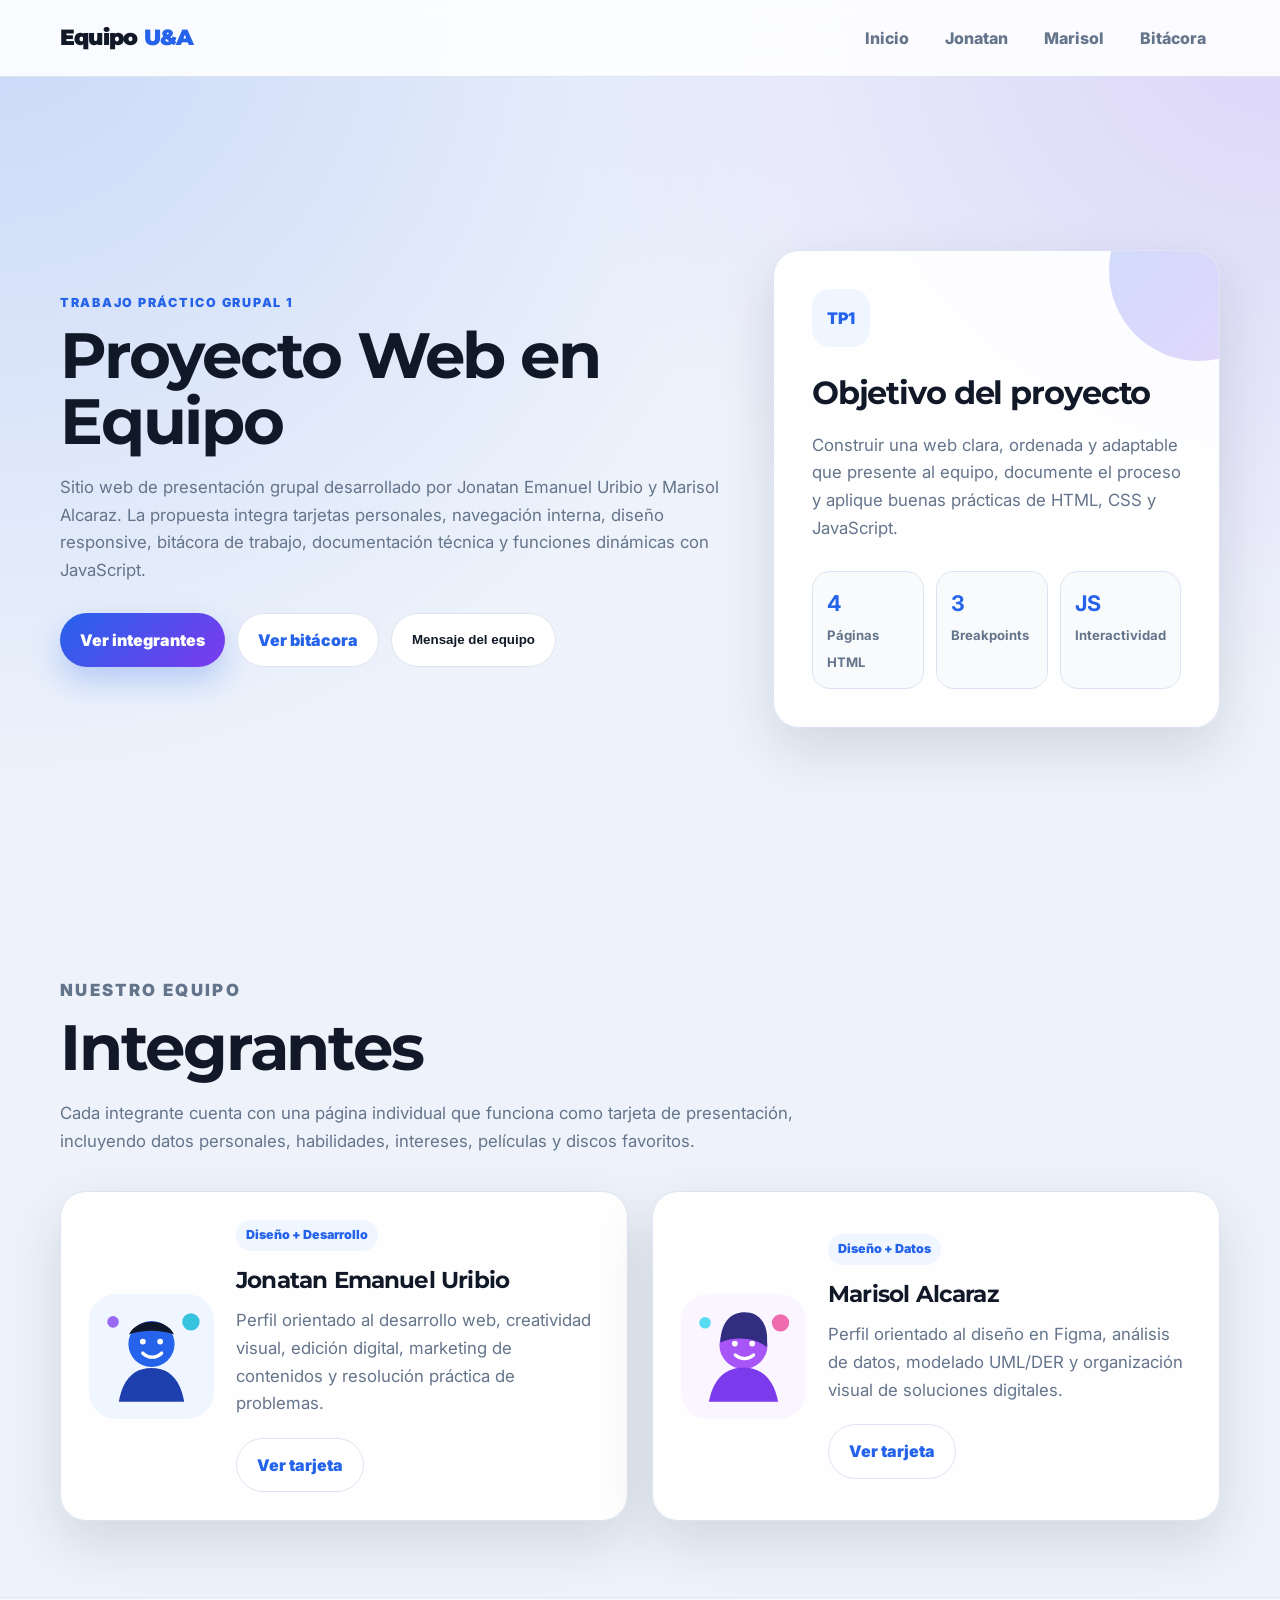
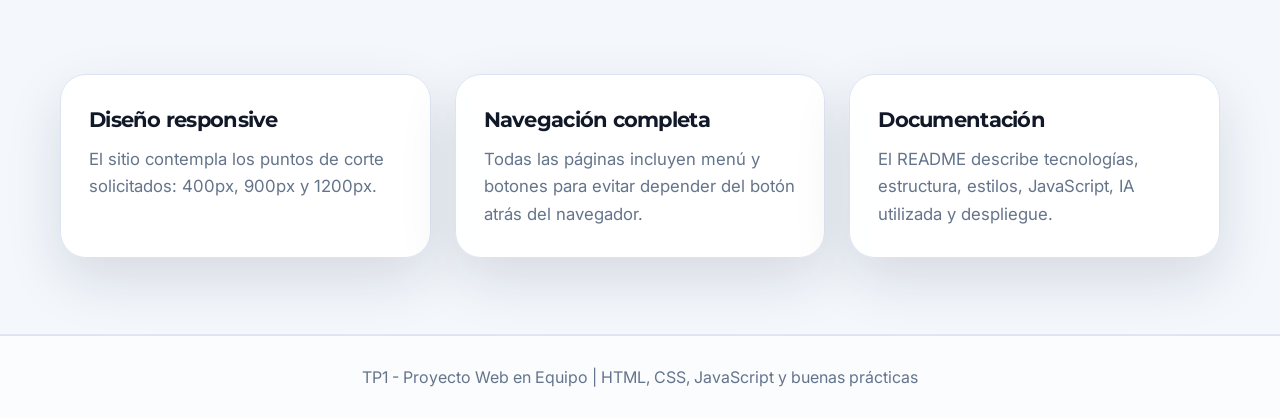
<file: index.html>
<!DOCTYPE html>
<html lang="es">
<head>
  <meta charset="UTF-8" />
  <meta name="viewport" content="width=device-width, initial-scale=1.0" />
  <title>TP1 - Proyecto Web en Equipo</title>
  <link rel="preconnect" href="https://fonts.googleapis.com">
  <link rel="preconnect" href="https://fonts.gstatic.com" crossorigin>
  <link href="https://fonts.googleapis.com/css2?family=Montserrat:wght@500;600;700;800;900&family=Inter:wght@400;500;600;700&display=swap" rel="stylesheet">
  <link rel="stylesheet" href="css/styles.css" />
</head>
<body>
  <header class="site-header">
    <nav class="navbar container">
      <a class="logo" href="index.html">Equipo <span>U&A</span></a>
      <button class="menu-toggle" id="menuToggle" aria-label="Abrir menú">☰</button>
      <ul class="nav-links" id="navLinks">
        <li><a href="index.html">Inicio</a></li>
        <li><a href="integrante-1.html">Jonatan</a></li>
        <li><a href="integrante-2.html">Marisol</a></li>
        <li><a href="bitacora.html">Bitácora</a></li>
      </ul>
    </nav>
  </header>

  <main>
    <section class="hero container">
      <div class="hero-content reveal">
        <p class="eyebrow">Trabajo Práctico Grupal 1</p>
        <h1>Proyecto Web en Equipo</h1>
        <p class="hero-text">
          Sitio web de presentación grupal desarrollado por Jonatan Emanuel Uribio y Marisol Alcaraz.
          La propuesta integra tarjetas personales, navegación interna, diseño responsive, bitácora de trabajo,
          documentación técnica y funciones dinámicas con JavaScript.
        </p>
        <div class="hero-actions">
          <a class="btn btn-primary" href="#integrantes">Ver integrantes</a>
          <a class="btn btn-secondary" href="bitacora.html">Ver bitácora</a>
          <button class="btn btn-ghost" id="mensajeBtn">Mensaje del equipo</button>
        </div>
        <p class="dynamic-message" id="mensajeEquipo"></p>
      </div>

      <aside class="hero-panel reveal delay-1">
        <span class="panel-number">TP1</span>
        <h2>Objetivo del proyecto</h2>
        <p>
          Construir una web clara, ordenada y adaptable que presente al equipo, documente el proceso
          y aplique buenas prácticas de HTML, CSS y JavaScript.
        </p>
        <div class="mini-stats">
          <div><strong>4</strong><span>Páginas HTML</span></div>
          <div><strong>3</strong><span>Breakpoints</span></div>
          <div><strong>JS</strong><span>Interactividad</span></div>
        </div>
      </aside>
    </section>

    <section class="section container" id="integrantes">
      <div class="section-heading reveal">
        <p class="eyebrow">Nuestro equipo</p>
        <h2>Integrantes</h2>
        <p>
          Cada integrante cuenta con una página individual que funciona como tarjeta de presentación,
          incluyendo datos personales, habilidades, intereses, películas y discos favoritos.
        </p>
      </div>

      <div class="team-grid">
        <article class="member-preview reveal">
          <img src="img/avatar-jonatan.svg" alt="Avatar de Jonatan Emanuel Uribio">
          <div class="member-content">
            <p class="tag">Diseño + Desarrollo</p>
            <h3>Jonatan Emanuel Uribio</h3>
            <p>
              Perfil orientado al desarrollo web, creatividad visual, edición digital,
              marketing de contenidos y resolución práctica de problemas.
            </p>
            <a class="btn btn-small" href="integrante-1.html">Ver tarjeta</a>
          </div>
        </article>

        <article class="member-preview reveal delay-1">
          <img src="img/avatar-marisol.svg" alt="Avatar de Marisol Alcaraz">
          <div class="member-content">
            <p class="tag">Diseño + Datos</p>
            <h3>Marisol Alcaraz</h3>
            <p>
              Perfil orientado al diseño en Figma, análisis de datos, modelado UML/DER
              y organización visual de soluciones digitales.
            </p>
            <a class="btn btn-small" href="integrante-2.html">Ver tarjeta</a>
          </div>
        </article>
      </div>
    </section>

    <section class="section section-alt">
      <div class="container features-grid">
        <article class="feature-card reveal">
          <h3>Diseño responsive</h3>
          <p>El sitio contempla los puntos de corte solicitados: 400px, 900px y 1200px.</p>
        </article>
        <article class="feature-card reveal delay-1">
          <h3>Navegación completa</h3>
          <p>Todas las páginas incluyen menú y botones para evitar depender del botón atrás del navegador.</p>
        </article>
        <article class="feature-card reveal delay-2">
          <h3>Documentación</h3>
          <p>El README describe tecnologías, estructura, estilos, JavaScript, IA utilizada y despliegue.</p>
        </article>
      </div>
    </section>
  </main>

  <footer class="footer">
    <p>TP1 - Proyecto Web en Equipo | HTML, CSS, JavaScript y buenas prácticas</p>
  </footer>

  <script src="js/main.js"></script>
</body>
</html>
</file>
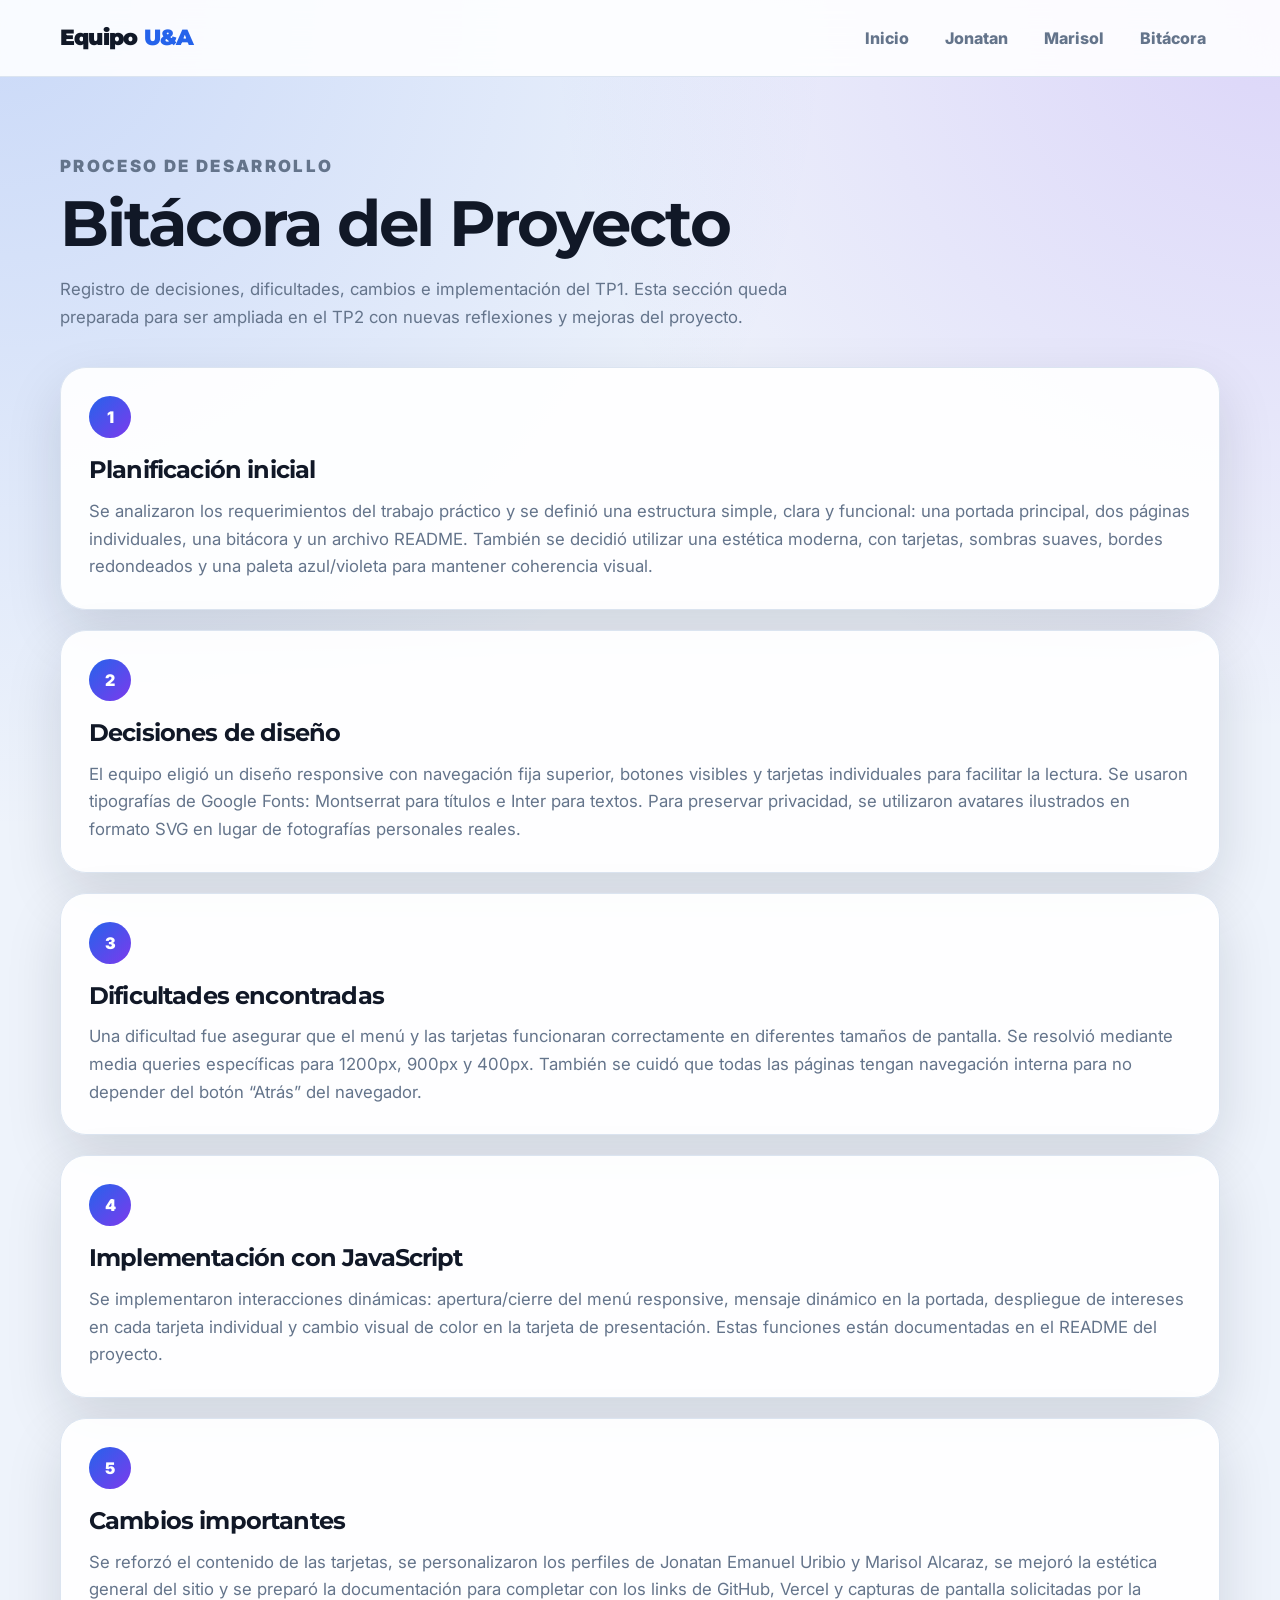
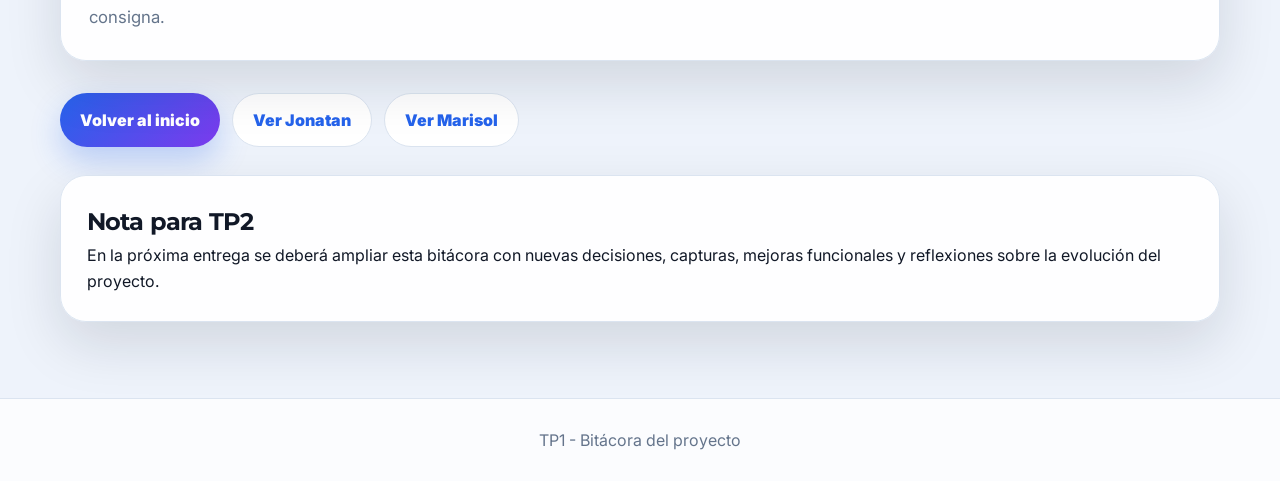
<file: bitacora.html>
<!DOCTYPE html>
<html lang="es">
<head>
  <meta charset="UTF-8" />
  <meta name="viewport" content="width=device-width, initial-scale=1.0" />
  <title>Bitácora del Proyecto</title>
  <link rel="preconnect" href="https://fonts.googleapis.com">
  <link rel="preconnect" href="https://fonts.gstatic.com" crossorigin>
  <link href="https://fonts.googleapis.com/css2?family=Montserrat:wght@500;600;700;800;900&family=Inter:wght@400;500;600;700&display=swap" rel="stylesheet">
  <link rel="stylesheet" href="css/styles.css" />
</head>
<body>
  <header class="site-header">
    <nav class="navbar container">
      <a class="logo" href="index.html">Equipo <span>U&A</span></a>
      <button class="menu-toggle" id="menuToggle" aria-label="Abrir menú">☰</button>
      <ul class="nav-links" id="navLinks">
        <li><a href="index.html">Inicio</a></li>
        <li><a href="integrante-1.html">Jonatan</a></li>
        <li><a href="integrante-2.html">Marisol</a></li>
        <li><a href="bitacora.html">Bitácora</a></li>
      </ul>
    </nav>
  </header>

  <main class="section container">
    <div class="section-heading reveal">
      <p class="eyebrow">Proceso de desarrollo</p>
      <h1>Bitácora del Proyecto</h1>
      <p>
        Registro de decisiones, dificultades, cambios e implementación del TP1. Esta sección queda preparada
        para ser ampliada en el TP2 con nuevas reflexiones y mejoras del proyecto.
      </p>
    </div>

    <section class="timeline">
      <article class="timeline-item reveal">
        <span>1</span>
        <h2>Planificación inicial</h2>
        <p>
          Se analizaron los requerimientos del trabajo práctico y se definió una estructura simple,
          clara y funcional: una portada principal, dos páginas individuales, una bitácora y un archivo README.
          También se decidió utilizar una estética moderna, con tarjetas, sombras suaves, bordes redondeados
          y una paleta azul/violeta para mantener coherencia visual.
        </p>
      </article>

      <article class="timeline-item reveal delay-1">
        <span>2</span>
        <h2>Decisiones de diseño</h2>
        <p>
          El equipo eligió un diseño responsive con navegación fija superior, botones visibles y tarjetas
          individuales para facilitar la lectura. Se usaron tipografías de Google Fonts: Montserrat para títulos
          e Inter para textos. Para preservar privacidad, se utilizaron avatares ilustrados en formato SVG en lugar
          de fotografías personales reales.
        </p>
      </article>

      <article class="timeline-item reveal delay-1">
        <span>3</span>
        <h2>Dificultades encontradas</h2>
        <p>
          Una dificultad fue asegurar que el menú y las tarjetas funcionaran correctamente en diferentes tamaños
          de pantalla. Se resolvió mediante media queries específicas para 1200px, 900px y 400px. También se cuidó
          que todas las páginas tengan navegación interna para no depender del botón “Atrás” del navegador.
        </p>
      </article>

      <article class="timeline-item reveal delay-2">
        <span>4</span>
        <h2>Implementación con JavaScript</h2>
        <p>
          Se implementaron interacciones dinámicas: apertura/cierre del menú responsive, mensaje dinámico en la portada,
          despliegue de intereses en cada tarjeta individual y cambio visual de color en la tarjeta de presentación.
          Estas funciones están documentadas en el README del proyecto.
        </p>
      </article>

      <article class="timeline-item reveal delay-2">
        <span>5</span>
        <h2>Cambios importantes</h2>
        <p>
          Se reforzó el contenido de las tarjetas, se personalizaron los perfiles de Jonatan Emanuel Uribio y Marisol Alcaraz,
          se mejoró la estética general del sitio y se preparó la documentación para completar con los links de GitHub,
          Vercel y capturas de pantalla solicitadas por la consigna.
        </p>
      </article>
    </section>

    <div class="bitacora-actions">
      <a class="btn btn-primary" href="index.html">Volver al inicio</a>
      <a class="btn btn-secondary" href="integrante-1.html">Ver Jonatan</a>
      <a class="btn btn-secondary" href="integrante-2.html">Ver Marisol</a>
    </div>

    <aside class="readme-note reveal">
      <h2>Nota para TP2</h2>
      <p>
        En la próxima entrega se deberá ampliar esta bitácora con nuevas decisiones, capturas, mejoras funcionales
        y reflexiones sobre la evolución del proyecto.
      </p>
    </aside>
  </main>

  <footer class="footer"><p>TP1 - Bitácora del proyecto</p></footer>
  <script src="js/main.js"></script>
</body>
</html>
</file>
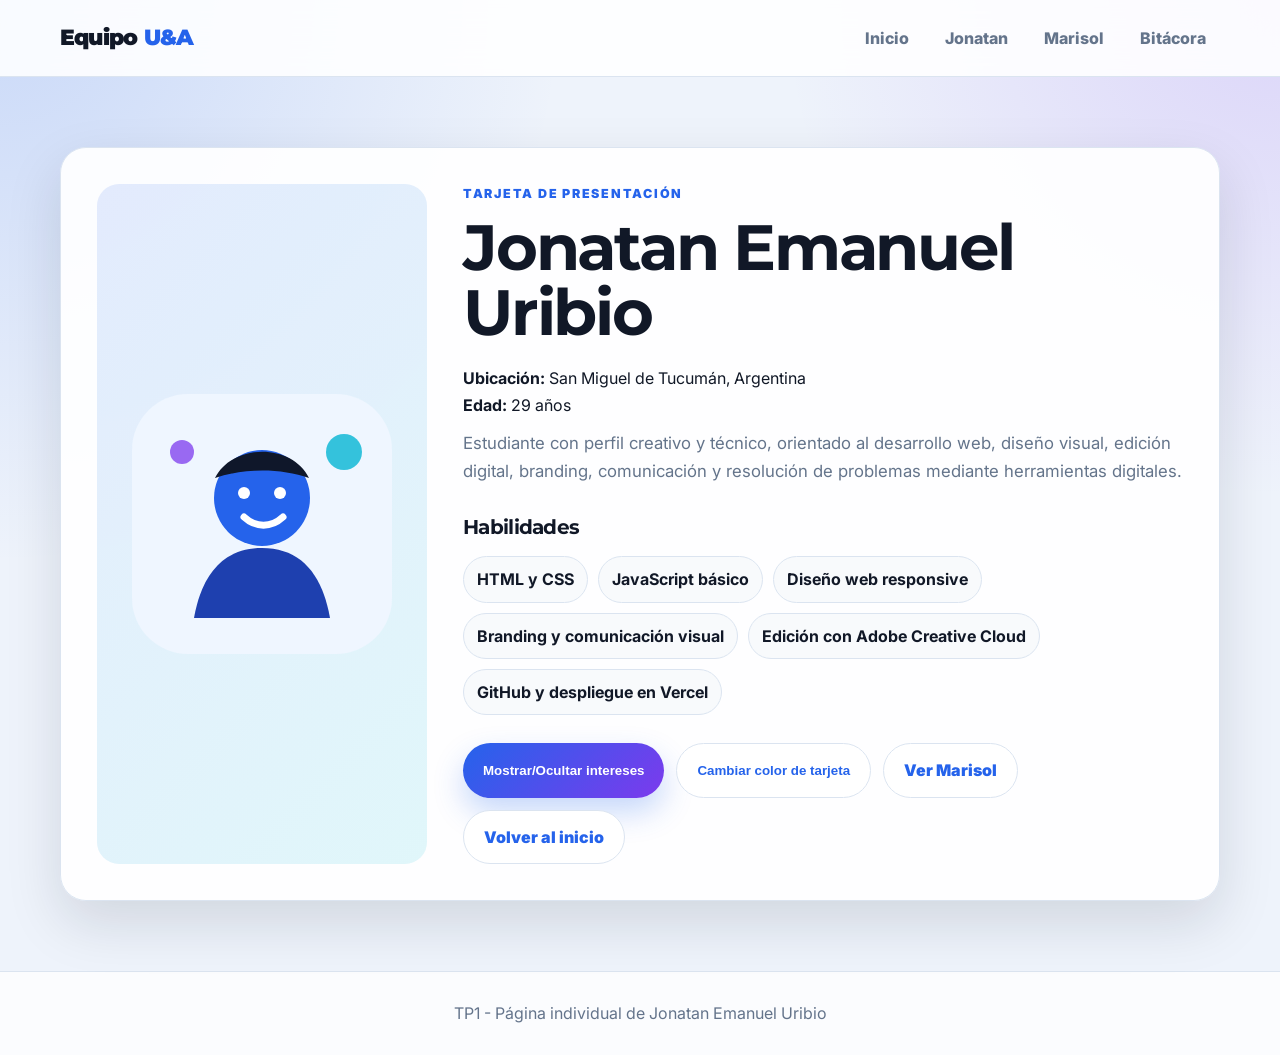
<file: integrante-1.html>
<!DOCTYPE html>
<html lang="es">
<head>
  <meta charset="UTF-8" />
  <meta name="viewport" content="width=device-width, initial-scale=1.0" />
  <title>Jonatan Emanuel Uribio</title>
  <link rel="preconnect" href="https://fonts.googleapis.com">
  <link rel="preconnect" href="https://fonts.gstatic.com" crossorigin>
  <link href="https://fonts.googleapis.com/css2?family=Montserrat:wght@500;600;700;800;900&family=Inter:wght@400;500;600;700&display=swap" rel="stylesheet">
  <link rel="stylesheet" href="css/styles.css" />
</head>
<body>
  <header class="site-header">
    <nav class="navbar container">
      <a class="logo" href="index.html">Equipo <span>U&A</span></a>
      <button class="menu-toggle" id="menuToggle" aria-label="Abrir menú">☰</button>
      <ul class="nav-links" id="navLinks">
        <li><a href="index.html">Inicio</a></li>
        <li><a href="integrante-1.html">Jonatan</a></li>
        <li><a href="integrante-2.html">Marisol</a></li>
        <li><a href="bitacora.html">Bitácora</a></li>
      </ul>
    </nav>
  </header>

  <main class="profile-page container">
    <article class="profile-card reveal" id="profileCard">
      <div class="profile-photo profile-photo-blue">
        <img src="img/avatar-jonatan.svg" alt="Avatar de Jonatan Emanuel Uribio">
      </div>
      <div class="profile-info">
        <p class="eyebrow">Tarjeta de presentación</p>
        <h1>Jonatan Emanuel Uribio</h1>
        <p><strong>Ubicación:</strong> San Miguel de Tucumán, Argentina</p>
        <p><strong>Edad:</strong> 29 años</p>
        <p class="profile-summary">
          Estudiante con perfil creativo y técnico, orientado al desarrollo web, diseño visual,
          edición digital, branding, comunicación y resolución de problemas mediante herramientas digitales.
        </p>

        <section class="info-block">
          <h2>Habilidades</h2>
          <ul class="chips-list">
            <li>HTML y CSS</li>
            <li>JavaScript básico</li>
            <li>Diseño web responsive</li>
            <li>Branding y comunicación visual</li>
            <li>Edición con Adobe Creative Cloud</li>
            <li>GitHub y despliegue en Vercel</li>
          </ul>
        </section>

        <section class="info-block hidden-extra" id="extraInfo">
          <h2>Intereses personales</h2>
          <div class="two-columns">
            <div>
              <h3>Películas favoritas</h3>
              <ul>
                <li>Matrix</li>
                <li>Batman</li>
                <li>Avengers</li>
              </ul>
            </div>
            <div>
              <h3>Discos favoritos</h3>
              <ul>
                <li>Discovery - Daft Punk</li>
                <li>Random Access Memories - Daft Punk</li>
                <li>Thriller - Michael Jackson</li>
              </ul>
            </div>
          </div>
        </section>

        <div class="profile-actions">
          <button class="btn btn-primary" id="toggleInfo">Mostrar/Ocultar intereses</button>
          <button class="btn btn-secondary" id="changeColor">Cambiar color de tarjeta</button>
          <a class="btn btn-small" href="integrante-2.html">Ver Marisol</a>
          <a class="btn btn-small" href="index.html">Volver al inicio</a>
        </div>
      </div>
    </article>
  </main>

  <footer class="footer"><p>TP1 - Página individual de Jonatan Emanuel Uribio</p></footer>
  <script src="js/main.js"></script>
</body>
</html>
</file>
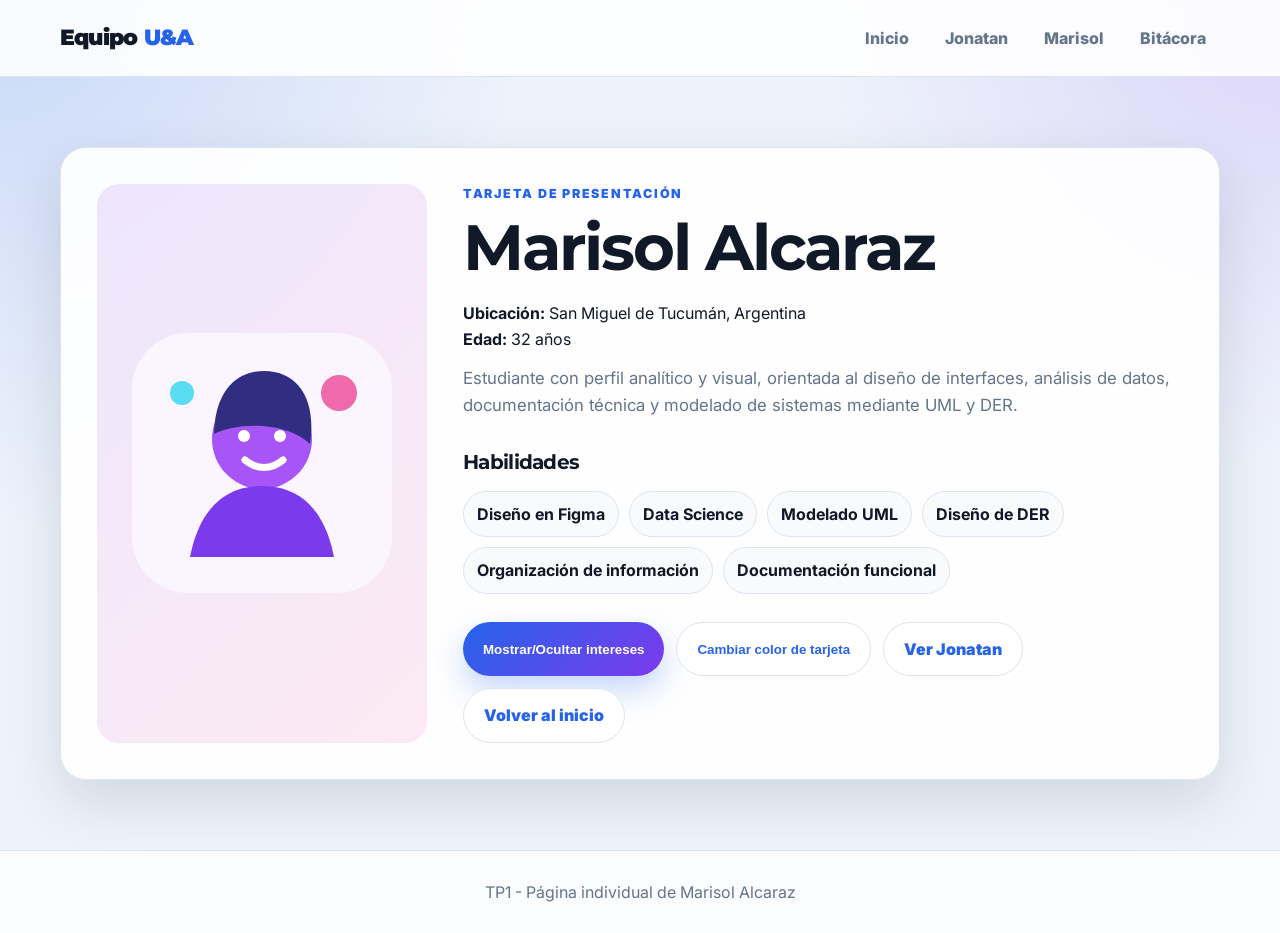
<file: integrante-2.html>
<!DOCTYPE html>
<html lang="es">
<head>
  <meta charset="UTF-8" />
  <meta name="viewport" content="width=device-width, initial-scale=1.0" />
  <title>Marisol Alcaraz</title>
  <link rel="preconnect" href="https://fonts.googleapis.com">
  <link rel="preconnect" href="https://fonts.gstatic.com" crossorigin>
  <link href="https://fonts.googleapis.com/css2?family=Montserrat:wght@500;600;700;800;900&family=Inter:wght@400;500;600;700&display=swap" rel="stylesheet">
  <link rel="stylesheet" href="css/styles.css" />
</head>
<body>
  <header class="site-header">
    <nav class="navbar container">
      <a class="logo" href="index.html">Equipo <span>U&A</span></a>
      <button class="menu-toggle" id="menuToggle" aria-label="Abrir menú">☰</button>
      <ul class="nav-links" id="navLinks">
        <li><a href="index.html">Inicio</a></li>
        <li><a href="integrante-1.html">Jonatan</a></li>
        <li><a href="integrante-2.html">Marisol</a></li>
        <li><a href="bitacora.html">Bitácora</a></li>
      </ul>
    </nav>
  </header>

  <main class="profile-page container">
    <article class="profile-card reveal" id="profileCard">
      <div class="profile-photo profile-photo-purple">
        <img src="img/avatar-marisol.svg" alt="Avatar de Marisol Alcaraz">
      </div>
      <div class="profile-info">
        <p class="eyebrow">Tarjeta de presentación</p>
        <h1>Marisol Alcaraz</h1>
        <p><strong>Ubicación:</strong> San Miguel de Tucumán, Argentina</p>
        <p><strong>Edad:</strong> 32 años</p>
        <p class="profile-summary">
          Estudiante con perfil analítico y visual, orientada al diseño de interfaces,
          análisis de datos, documentación técnica y modelado de sistemas mediante UML y DER.
        </p>

        <section class="info-block">
          <h2>Habilidades</h2>
          <ul class="chips-list">
            <li>Diseño en Figma</li>
            <li>Data Science</li>
            <li>Modelado UML</li>
            <li>Diseño de DER</li>
            <li>Organización de información</li>
            <li>Documentación funcional</li>
          </ul>
        </section>

        <section class="info-block hidden-extra" id="extraInfo">
          <h2>Intereses personales</h2>
          <div class="two-columns">
            <div>
              <h3>Películas favoritas</h3>
              <ul>
                <li>El Diablo Viste a la Moda</li>
                <li>Harry Potter</li>
                <li>Avatar</li>
              </ul>
            </div>
            <div>
              <h3>Discos favoritos</h3>
              <ul>
                <li>Una hora a Tokyo - Airbag</li>
                <li>1989 - Taylor Swift</li>
                <li>Plastic Hearts - Miley Cyrus</li>
              </ul>
            </div>
          </div>
        </section>

        <div class="profile-actions">
          <button class="btn btn-primary" id="toggleInfo">Mostrar/Ocultar intereses</button>
          <button class="btn btn-secondary" id="changeColor">Cambiar color de tarjeta</button>
          <a class="btn btn-small" href="integrante-1.html">Ver Jonatan</a>
          <a class="btn btn-small" href="index.html">Volver al inicio</a>
        </div>
      </div>
    </article>
  </main>

  <footer class="footer"><p>TP1 - Página individual de Marisol Alcaraz</p></footer>
  <script src="js/main.js"></script>
</body>
</html>
</file>
<file: css/styles.css>
:root {
  --bg: #eef3fb;
  --bg-2: #f8fafc;
  --surface: #ffffff;
  --primary: #2563eb;
  --primary-dark: #1e40af;
  --secondary: #7c3aed;
  --accent: #06b6d4;
  --text: #111827;
  --muted: #64748b;
  --border: #dbe4f0;
  --shadow: 0 22px 55px rgba(15, 23, 42, 0.13);
  --shadow-soft: 0 12px 28px rgba(15, 23, 42, 0.08);
  --radius: 26px;
}

* {
  box-sizing: border-box;
  margin: 0;
  padding: 0;
}

html {
  scroll-behavior: smooth;
}

body {
  font-family: 'Inter', sans-serif;
  background:
    radial-gradient(circle at top left, rgba(37, 99, 235, 0.18), transparent 34%),
    radial-gradient(circle at top right, rgba(124, 58, 237, 0.16), transparent 30%),
    var(--bg);
  color: var(--text);
  line-height: 1.65;
}

h1, h2, h3, .logo {
  font-family: 'Montserrat', sans-serif;
  letter-spacing: -0.035em;
}

a {
  color: inherit;
  text-decoration: none;
}

img {
  max-width: 100%;
  display: block;
}

.container {
  width: min(1160px, 92%);
  margin: 0 auto;
}

.site-header {
  position: sticky;
  top: 0;
  z-index: 10;
  background: rgba(255, 255, 255, 0.88);
  backdrop-filter: blur(16px);
  border-bottom: 1px solid var(--border);
}

.navbar {
  min-height: 76px;
  display: flex;
  justify-content: space-between;
  align-items: center;
  gap: 24px;
}

.logo {
  font-size: 1.35rem;
  font-weight: 900;
}

.logo span {
  color: var(--primary);
}

.nav-links {
  display: flex;
  align-items: center;
  list-style: none;
  gap: 8px;
}

.nav-links a {
  font-weight: 800;
  color: var(--muted);
  padding: 10px 14px;
  border-radius: 999px;
  transition: 0.25s ease;
}

.nav-links a:hover {
  background: rgba(37, 99, 235, 0.10);
  color: var(--primary);
}

.menu-toggle {
  display: none;
  border: none;
  background: linear-gradient(135deg, var(--primary), var(--secondary));
  color: white;
  font-size: 1.4rem;
  border-radius: 14px;
  padding: 8px 12px;
  cursor: pointer;
}

.hero {
  min-height: calc(100vh - 76px);
  display: grid;
  grid-template-columns: 1.2fr 0.8fr;
  align-items: center;
  gap: 42px;
  padding: 74px 0;
}

.eyebrow {
  color: var(--primary);
  text-transform: uppercase;
  letter-spacing: 0.14em;
  font-size: 0.78rem;
  font-weight: 900;
  margin-bottom: 10px;
}

.hero h1, .section-heading h1, .section-heading h2, .profile-info h1 {
  font-size: clamp(2.35rem, 5vw, 5rem);
  line-height: 1.02;
  margin-bottom: 20px;
}

.hero-text, .section-heading p, .hero-panel p, .feature-card p, .timeline-item p, .member-preview p, .profile-summary {
  color: var(--muted);
  font-size: 1.05rem;
}

.hero-actions, .profile-actions, .bitacora-actions {
  display: flex;
  flex-wrap: wrap;
  gap: 12px;
  margin-top: 28px;
}

.btn {
  display: inline-flex;
  justify-content: center;
  align-items: center;
  border: none;
  border-radius: 999px;
  padding: 13px 20px;
  cursor: pointer;
  font-weight: 900;
  transition: 0.25s ease;
}

.btn-primary {
  background: linear-gradient(135deg, var(--primary), var(--secondary));
  color: white;
  box-shadow: 0 14px 30px rgba(37, 99, 235, 0.26);
}

.btn-secondary, .btn-small, .btn-ghost {
  background: white;
  color: var(--primary);
  border: 1px solid var(--border);
}

.btn-ghost {
  color: var(--text);
}

.btn:hover {
  transform: translateY(-3px);
  box-shadow: var(--shadow-soft);
}

.hero-panel, .member-preview, .profile-card, .timeline-item, .feature-card, .readme-note {
  background: rgba(255, 255, 255, 0.92);
  border: 1px solid var(--border);
  border-radius: var(--radius);
  box-shadow: var(--shadow);
}

.hero-panel {
  padding: 38px;
  position: relative;
  overflow: hidden;
}

.hero-panel::before {
  content: "";
  position: absolute;
  width: 180px;
  height: 180px;
  right: -70px;
  top: -70px;
  background: linear-gradient(135deg, rgba(37, 99, 235, .22), rgba(124, 58, 237, .20));
  border-radius: 50%;
}

.panel-number {
  display: inline-grid;
  place-items: center;
  width: 58px;
  height: 58px;
  border-radius: 18px;
  background: #eff6ff;
  color: var(--primary);
  font-weight: 900;
  margin-bottom: 20px;
}

.hero-panel h2 {
  font-size: 2rem;
  margin-bottom: 12px;
}

.mini-stats {
  display: grid;
  grid-template-columns: repeat(3, 1fr);
  gap: 12px;
  margin-top: 28px;
}

.mini-stats div {
  background: var(--bg-2);
  border: 1px solid var(--border);
  border-radius: 18px;
  padding: 14px;
}

.mini-stats strong {
  display: block;
  color: var(--primary);
  font-size: 1.35rem;
}

.mini-stats span {
  color: var(--muted);
  font-size: .82rem;
  font-weight: 700;
}

.dynamic-message {
  margin-top: 18px;
  color: var(--primary-dark);
  font-weight: 800;
}

.section {
  padding: 76px 0;
}

.section-alt {
  background: rgba(255, 255, 255, 0.36);
  border-top: 1px solid rgba(219, 228, 240, .8);
  border-bottom: 1px solid rgba(219, 228, 240, .8);
}

.section-heading {
  max-width: 760px;
  margin-bottom: 36px;
}

.team-grid, .features-grid {
  display: grid;
  grid-template-columns: repeat(2, 1fr);
  gap: 24px;
}

.features-grid {
  grid-template-columns: repeat(3, 1fr);
}

.member-preview {
  padding: 28px;
  display: grid;
  grid-template-columns: 125px 1fr;
  gap: 22px;
  align-items: center;
}

.member-preview img {
  width: 125px;
  height: 125px;
}

.member-preview h3 {
  font-size: 1.45rem;
  margin-bottom: 8px;
}

.member-preview p {
  margin-bottom: 20px;
}

.tag {
  display: inline-flex;
  width: fit-content;
  padding: 5px 10px;
  border-radius: 999px;
  background: #eff6ff;
  color: var(--primary) !important;
  font-size: .78rem !important;
  font-weight: 900;
  margin-bottom: 10px !important;
}

.feature-card {
  padding: 28px;
}

.feature-card h3 {
  font-size: 1.3rem;
  margin-bottom: 8px;
}

.profile-page {
  padding: 70px 0;
}

.profile-card {
  display: grid;
  grid-template-columns: 330px 1fr;
  gap: 36px;
  padding: 36px;
}

.profile-photo {
  border-radius: 22px;
  display: grid;
  place-items: center;
  padding: 30px;
  min-height: 330px;
}

.profile-photo-blue {
  background: linear-gradient(135deg, rgba(37, 99, 235, 0.12), rgba(6, 182, 212, 0.12));
}

.profile-photo-purple {
  background: linear-gradient(135deg, rgba(124, 58, 237, 0.12), rgba(236, 72, 153, 0.12));
}

.profile-summary {
  margin-top: 12px;
  max-width: 760px;
}

.info-block {
  margin-top: 26px;
}

.info-block h2 {
  font-size: 1.25rem;
  margin-bottom: 12px;
}

.info-block h3 {
  margin-bottom: 8px;
}

.info-block ul {
  padding-left: 20px;
  color: var(--muted);
}

.chips-list {
  list-style: none;
  padding-left: 0 !important;
  display: flex;
  flex-wrap: wrap;
  gap: 10px;
}

.chips-list li {
  background: #f8fafc;
  border: 1px solid var(--border);
  color: var(--text);
  border-radius: 999px;
  padding: 9px 13px;
  font-weight: 700;
}

.two-columns {
  display: grid;
  grid-template-columns: repeat(2, 1fr);
  gap: 20px;
}

.hidden-extra {
  display: none;
}

.hidden-extra.show {
  display: block;
  animation: fadeIn .35s ease both;
}

.alt-card-color {
  background: #f0f9ff;
  border-color: #7dd3fc;
}

.timeline {
  display: grid;
  gap: 20px;
  margin-bottom: 32px;
}

.timeline-item {
  padding: 28px;
}

.timeline-item span {
  display: inline-grid;
  place-items: center;
  width: 42px;
  height: 42px;
  border-radius: 50%;
  background: linear-gradient(135deg, var(--primary), var(--secondary));
  color: white;
  font-weight: 900;
  margin-bottom: 12px;
}

.timeline-item h2 {
  margin-bottom: 8px;
}

.readme-note {
  padding: 26px;
  margin-top: 28px;
}

.footer {
  text-align: center;
  padding: 28px;
  color: var(--muted);
  border-top: 1px solid var(--border);
  background: rgba(255, 255, 255, .75);
}

.reveal {
  animation: fadeUp .65s ease both;
}

.delay-1 { animation-delay: .12s; }
.delay-2 { animation-delay: .24s; }

@keyframes fadeUp {
  from { opacity: 0; transform: translateY(18px); }
  to { opacity: 1; transform: translateY(0); }
}

@keyframes fadeIn {
  from { opacity: 0; }
  to { opacity: 1; }
}

@media (max-width: 1200px) {
  .container {
    width: min(1040px, 92%);
  }

  .hero {
    gap: 30px;
  }

  .features-grid {
    grid-template-columns: repeat(3, 1fr);
  }
}

@media (max-width: 900px) {
  .menu-toggle {
    display: block;
  }

  .nav-links {
    position: absolute;
    top: 76px;
    left: 4%;
    right: 4%;
    display: none;
    flex-direction: column;
    align-items: stretch;
    background: white;
    border: 1px solid var(--border);
    border-radius: 18px;
    padding: 16px;
    box-shadow: var(--shadow);
  }

  .nav-links.active {
    display: flex;
  }

  .nav-links a {
    display: block;
  }

  .hero, .profile-card {
    grid-template-columns: 1fr;
  }

  .team-grid, .two-columns, .features-grid {
    grid-template-columns: 1fr;
  }

  .member-preview {
    grid-template-columns: 100px 1fr;
  }

  .profile-photo {
    min-height: 260px;
  }
}

@media (max-width: 400px) {
  .navbar {
    min-height: 68px;
  }

  .logo {
    font-size: 1.12rem;
  }

  .nav-links {
    top: 68px;
  }

  .hero, .section, .profile-page {
    padding: 42px 0;
  }

  .hero h1, .section-heading h1, .section-heading h2, .profile-info h1 {
    font-size: 2rem;
  }

  .hero-panel, .member-preview, .profile-card, .timeline-item, .feature-card, .readme-note {
    padding: 22px;
  }

  .member-preview {
    grid-template-columns: 1fr;
    text-align: center;
  }

  .member-preview img {
    margin: 0 auto;
  }

  .mini-stats {
    grid-template-columns: 1fr;
  }

  .btn {
    width: 100%;
  }
}
</file>
